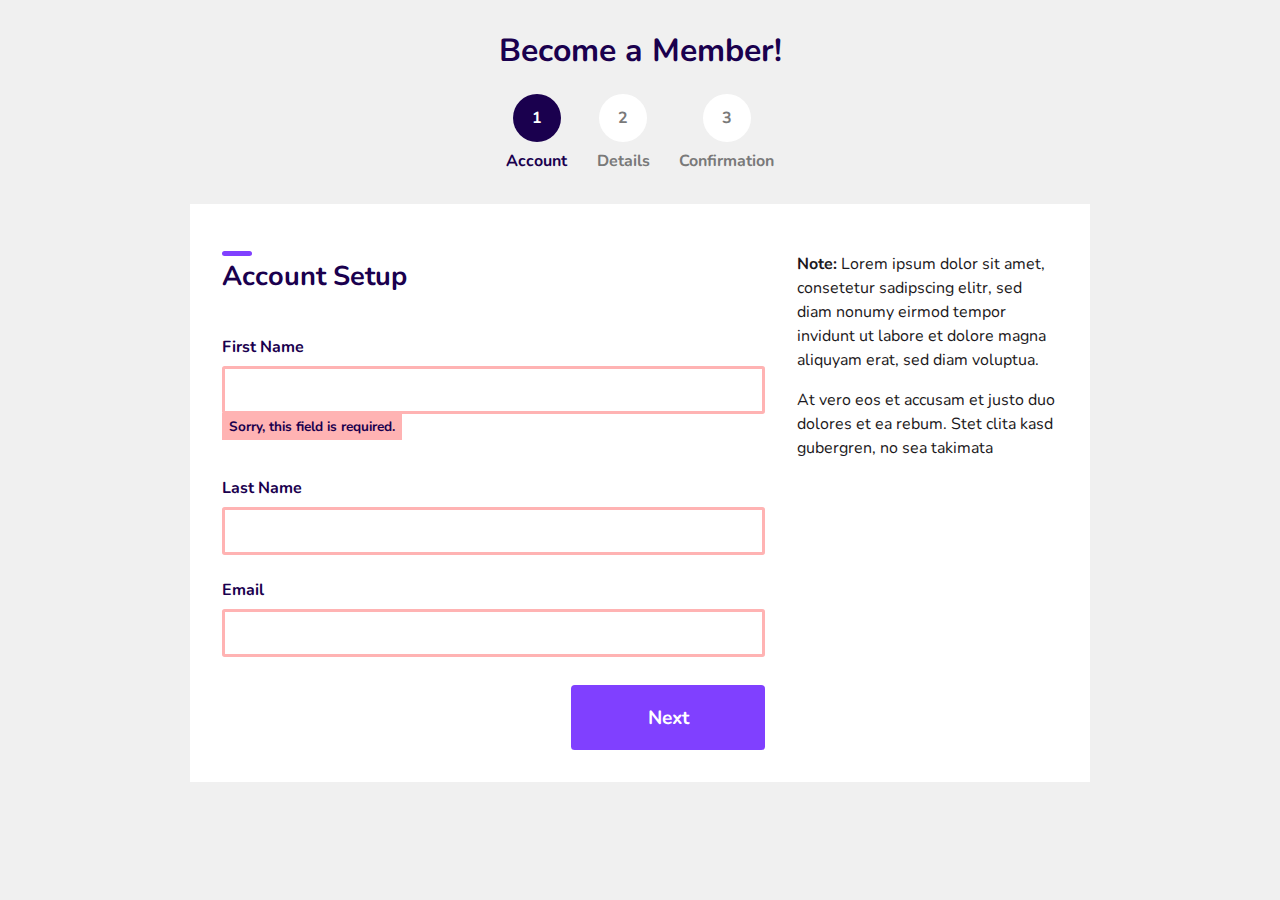
<file: index.html>
<!DOCTYPE html>
<html lang="en">
  <head>
    <meta charset="UTF-8" />
    <meta name="viewport" content="width=device-width, initial-scale=1.0" />
    <link rel="stylesheet" href="style.css" />
    <title>Membership Form</title>
  </head>
  <body>
    <div class="wrapper">
      <h1>Become a Member!</h1>
      <ul class="progress">
        <li class="current">
          <a href="index.html"
            ><div class="circle">1</div>
            <span>Account</span>
          </a>
        </li>
        <li>
          <a href="step2.html"
            ><div class="circle">2</div>
            <span>Details</span>
          </a>
        </li>
        <li>
          <a href="step3.html"
            ><div class="circle">3</div>
            <span>Confirmation</span>
          </a>
        </li>
      </ul>

      <main>
        <div class="left-col">
          <h2>Account Setup</h2>
          <label for="firstName">First Name</label>
          <input
            type="text"
            id="firstName"
            name="firstName"
            class="error-field"
          />
          <p class="error">Sorry, this field is required.</p>

          <label for="lastName">Last Name</label>
          <input
            type="text"
            id="lastName"
            name="lastName"
            class="error-field"
          />

          <label for="email">Email</label>
          <input type="text" id="email" name="email" class="error-field" />

          <a href="step2.html" class="cta">Next</a>
        </div>
        <div class="right-col">
          <p>
            <strong>Note:</strong> Lorem ipsum dolor sit amet, consetetur
            sadipscing elitr, sed diam nonumy eirmod tempor invidunt ut labore
            et dolore magna aliquyam erat, sed diam voluptua.
          </p>

          <p>
            At vero eos et accusam et justo duo dolores et ea rebum. Stet clita
            kasd gubergren, no sea takimata
          </p>
        </div>
      </main>
    </div>
  </body>
</html>
</file>
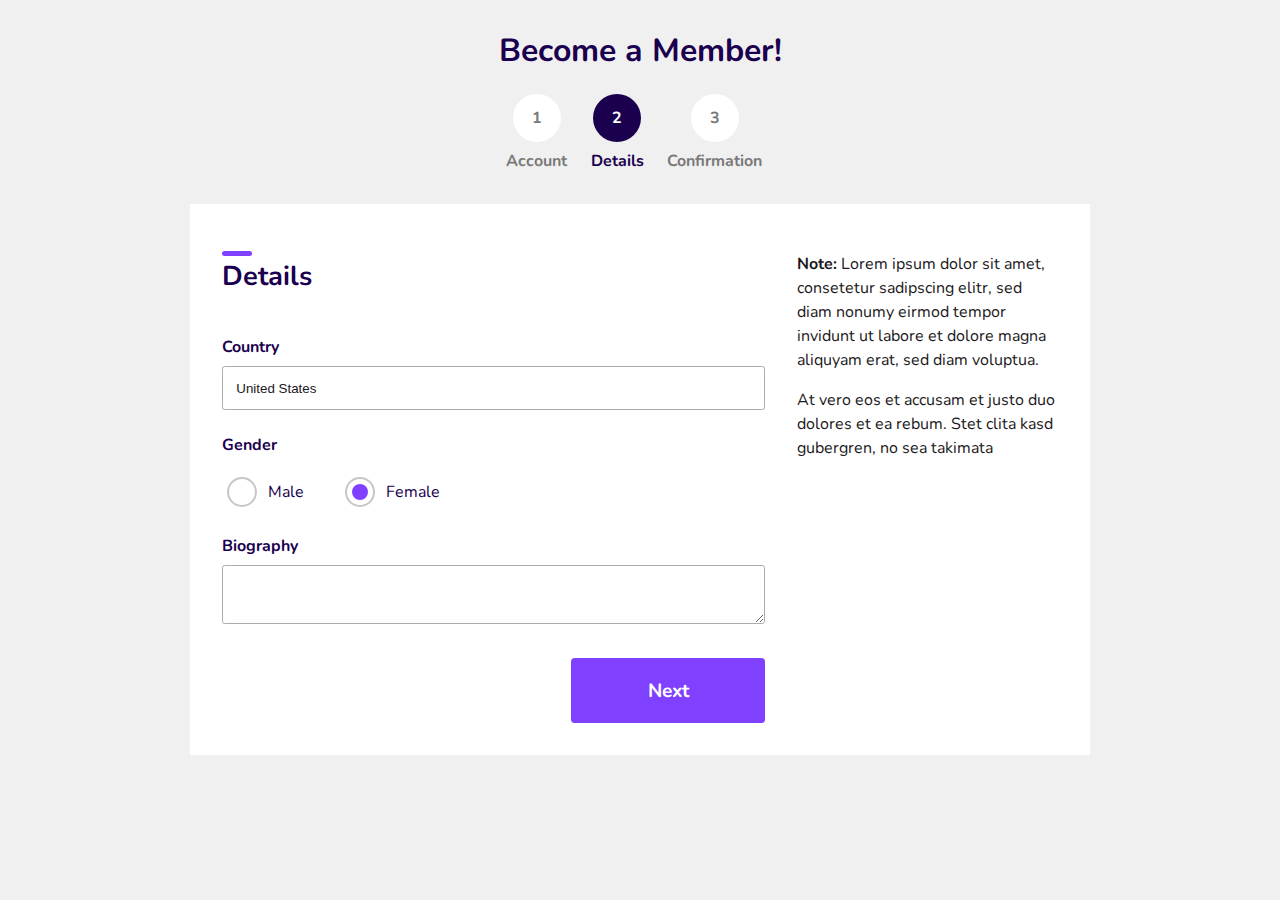
<file: step2.html>
<!DOCTYPE html>
<html lang="en">
  <head>
    <meta charset="UTF-8" />
    <meta name="viewport" content="width=device-width, initial-scale=1.0" />
    <link rel="stylesheet" href="style.css">
    <link rel="stylesheet" href="secondary.css" />
    <title>Document</title>
  </head>
  <body>
            <div class="wrapper">
            <h1>Become a Member!</h1>
            
            <ul class="progress">
                <li>
                    <a href="index.html">
                       <div class="circle">1</div>
                       <span>Account</span> 
                    <a>
                </li>
                <li class="current">
                    <a href="step2.html">
                       <div class="circle">2</div>
                       <span>Details</span> 
                    <a>
                </li>
                <li>
                    <a href="step3.html">
                       <div class="circle">3</div>
                       <span>Confirmation</span> 
                    <a>
                </li>
            </ul>
            
            <main>
                <div class="left-col">
                    <h2>Details</h2>
                    
                    <label for="loc">Country</label>
                    <select id="loc">
                        <option value="US">United States</option>
                        <option value="US">United States</option>
                        <option value="US">United States</option>
                        <option value="US">United States</option>
                    </select>
                    
                    <label>Gender</label>
                    
                    <input type="radio" id="male" name="gender" checked>
                    <label for="male" class="left-label">Male</label>
                    
                    <input type="radio" id="female" name="gender" checked>
                    <label for="female" class="left-label">Female</label>
                    
                    <label for="bio" class="mt-extra">Biography</label>
                    <textarea></textarea>
                    
                    <a href="step2.html" class="cta">Next</a>
                </div>
                <div class="right-col">
                    <p><strong>Note:</strong> Lorem ipsum dolor sit amet, consetetur sadipscing elitr, sed diam nonumy eirmod tempor invidunt ut labore et dolore magna aliquyam erat, sed diam voluptua.</p>
                    
                    <p>At vero eos et accusam et justo duo dolores et ea rebum. Stet clita kasd gubergren, no sea takimata</p>
                </div>
            </main>
            
        </div>
  </body>
</html>
</file>
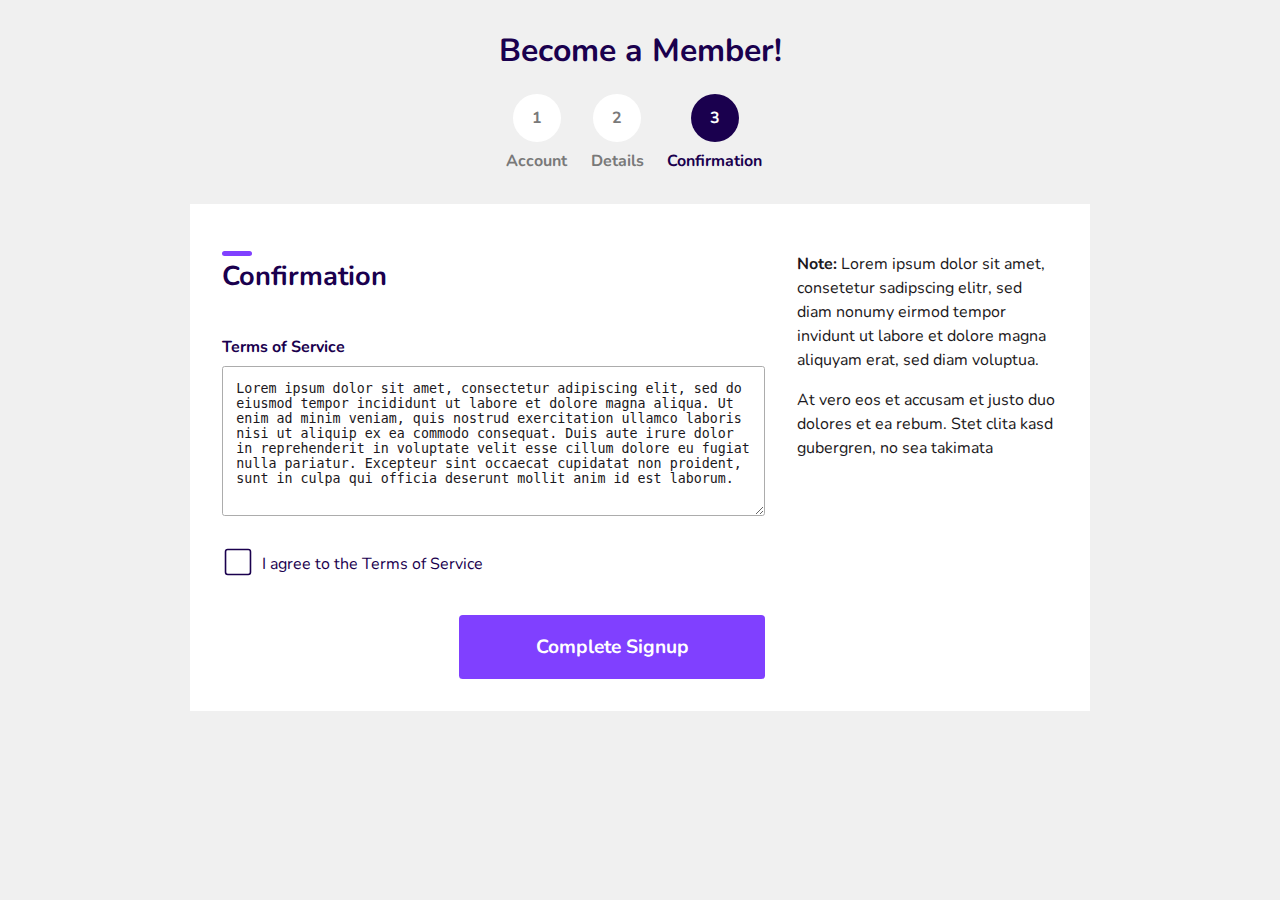
<file: step3.html>
<!DOCTYPE html>
<html lang="en">
  <head>
    <meta charset="UTF-8" />
    <meta name="viewport" content="width=device-width, initial-scale=1.0" />
    <link rel="stylesheet" href="style.css">
    <link rel="stylesheet" href="secondary.css" />
    <title>Document</title>
  </head>
  <body>
        <div class="wrapper">
            <h1>Become a Member!</h1>
            
            <ul class="progress">
                <li>
                    <a href="index.html">
                       <div class="circle">1</div>
                       <span>Account</span> 
                    <a>
                </li>
                <li>
                    <a href="step2.html">
                       <div class="circle">2</div>
                       <span>Details</span> 
                    <a>
                </li>
                <li class="current">
                    <a href="step3.html">
                       <div class="circle">3</div>
                       <span>Confirmation</span> 
                    <a>
                </li>
            </ul>
            
            <main>
                <div class="left-col">
                    <h2>Confirmation</h2>
                    
                    <label for="tos" class="mt-extra">Terms of Service</label>
                    <textarea id="tos" class="extra-height">Lorem ipsum dolor sit amet, consectetur adipiscing elit, sed do eiusmod tempor incididunt ut labore et dolore magna aliqua. Ut enim ad minim veniam, quis nostrud exercitation ullamco laboris nisi ut aliquip ex ea commodo consequat. Duis aute irure dolor in reprehenderit in voluptate velit esse cillum dolore eu fugiat nulla pariatur. Excepteur sint occaecat cupidatat non proident, sunt in culpa qui officia deserunt mollit anim id est laborum.</textarea>
                    
                    <input type="checkbox" name="cb" id="cb">
                    <label for="cb" id="checkbox">
                        <svg viewBox="0 0 100 100">
                            <path class="box" d="M82,89H18c-3.87,0-7-3.13-7-7V18c0-3.87,3.13-7,7-7h64c3.87,0,7,3.13,7,7v64C89,85.87,85.87,89,82,89z"/>
                            <polyline class="check" points="25.5,53.5 39.5,67.5 72.5,34.5 "/>
                        </svg>
                        <span>I agree to the Terms of Service</span>
                    </label>
                    
                    <a href="step3.html" class="cta">Complete Signup</a>
                </div>
                <div class="right-col">
                    <p><strong>Note:</strong> Lorem ipsum dolor sit amet, consetetur sadipscing elitr, sed diam nonumy eirmod tempor invidunt ut labore et dolore magna aliquyam erat, sed diam voluptua.</p>
                    
                    <p>At vero eos et accusam et justo duo dolores et ea rebum. Stet clita kasd gubergren, no sea takimata</p>
                </div>
            </main>
            
        </div>
  </body>
</html>
</file>
<file: style.css>
@import url("https://fonts.googleapis.com/css?family=Nunito:400,700&display=swap");

* {
  box-sizing: border-box;
}

html,
body {
  margin: 0;
  padding: 0;
}

body {
  font-family: "Nunito", sans-serif;
  background: #f0f0f0;
  color: #1a004e;
}

.wrapper {
  padding: 0.5em;
  text-align: center;
}

ul {
  display: flex;
  justify-content: space-between;
  width: 300px;
  list-style: none;
  text-decoration: none;
  padding: 0 1em;
  margin: 0 auto;
}

ul li a {
  text-decoration: none;
}

.circle {
  width: 3em;
  height: 3em;
  background: #fff;
  color: #797979;
  font-weight: bold;
  border-radius: 50%;
  margin: 0 auto 0.5em;
  display: grid;
  place-content: center;
}

.current .circle {
  background: #1a004e;
  color: white;
}

span {
  color: #797979;
  font-weight: bold;
}

.current span {
  color: #1a004e;
}

main {
  background: #fff;
  padding: 1em;
  text-align: left;
  margin-top: 2em;
  margin-bottom: 2em;
}

h2 {
  font-size: 1.3rem;
  position: relative;
  margin-bottom: 1.5em;
}

h2::before {
  content: "";
  position: absolute;
  height: 5px;
  width: 30px;
  background: #8040ff;
  left: 0;
  top: -7px;
  border-radius: 1em;
}

label {
  display: block;
  font-weight: bold;
  margin-top: 1.5em;
  margin-bottom: 0.5em;
}

input[type="text"],
select,
textarea {
  width: 100%;
  padding: 1em;
  border-radius: 0.2em;
  border: 1px solid #acacac;
  color: #1b1820;
}

input[type="text"]:focus,
textarea:focus {
  outline: 3px solid #acacac;
}

.left-col .error-field {
  border: 3px solid #ffb3b3;
}

.error {
  background: #ffb3b3;
  display: inline-block;
  padding: 0.3em 0.5em;
  font-size: 0.85em;
  font-weight: bold;
  margin-top: -0.1em;
}

.cta {
  display: block;
  width: 100%;
  padding: 1em;
  text-align: center;
  text-decoration: none;
  color: white;
  background: #8040ff;
  margin-top: 1.5em;
  font-weight: bold;
  font-size: 1.2em;
  border-radius: 0.2em;
}

.right-col {
  margin-top: 2em;
  line-height: 1.5em;
  color: #1b1820;
}

@media (min-width: 650px) {
  main {
    display: flex;
    padding: 2em;
  }
  .left-col {
    flex: 0 0 65%;
    margin-right: 2em;
  }
  .right-col {
    margin: 0;
  }
  .cta {
    width: unset;
    float: right;
    padding: 1em 4em;
  }
}

@media (min-width: 950px) {
  main {
    padding: 2em;
    width: 900px;
    margin: 2em auto;
  }
  h2 {
    font-size: 1.7em;
  }
}
</file>
<file: secondary.css>
select {
  appearance: none;
  -webkit-appearance: none;
  -moz-appearance: none;
  -ms-appearance: none;
  background: url("http://www.free-icons-download.net/images/small-down-arrow-icon-15593.png");
  background-repeat: no-repeat;
  background-size: 16px 17px;
  background-position: right;
  background-origin: content-box;
}

input[type="radio"] {
  appearance: none;
  -webkit-appearance: none;
  -moz-appearance: none;
  display: inline-block;
  position: relative;
  border: 2px solid #c6c6c6;
  color: #666;
  top: 10px;
  height: 30px;
  width: 30px;
  border-radius: 50px;
  cursor: pointer;
  margin-right: 7px;
  outline: none;
}

input[type="radio"]:checked::before {
  content: "";
  position: absolute;
  top: 5px;
  left: 5px;
  background: #8040ff;
  width: 16px;
  height: 16px;
  border-radius: 50%;
}

.left-label {
  display: unset;
  font-weight: normal;
  margin-right: 2em;
}

.mt-extra {
  margin-top: 2em;
}

.extra-height {
  min-height: 150px;
}

input[type="checkbox"] {
  display: none;
  pointer-events: none;
}

input[type="checkbox"] + label {
  cursor: pointer;
  display: grid;
  grid-template-columns: auto 3fr;
}

input[type="checkbox"]:checked + label .check {
  stroke-dashoffset: 0;
}

svg {
  width: 2em;
  stroke: #1a004e;
  stroke-width: 5;
  fill: white;
}

.box {
  stroke-dasharray: 320;
  stroke-dashoffset: 0;
  fill: white;
  transition: stroke-dashoffset 0.3s linear;
}

.check {
  stroke-dasharray: 70;
  stroke-dashoffset: 70;
  fill: none;
  transition: stroke-dashoffset 0.3s linear;
}

.left-col span {
  padding-top: 0.4em;
  margin-left: 0.5em;
  font-weight: normal;
  color: #1a004e;
}
</file>
